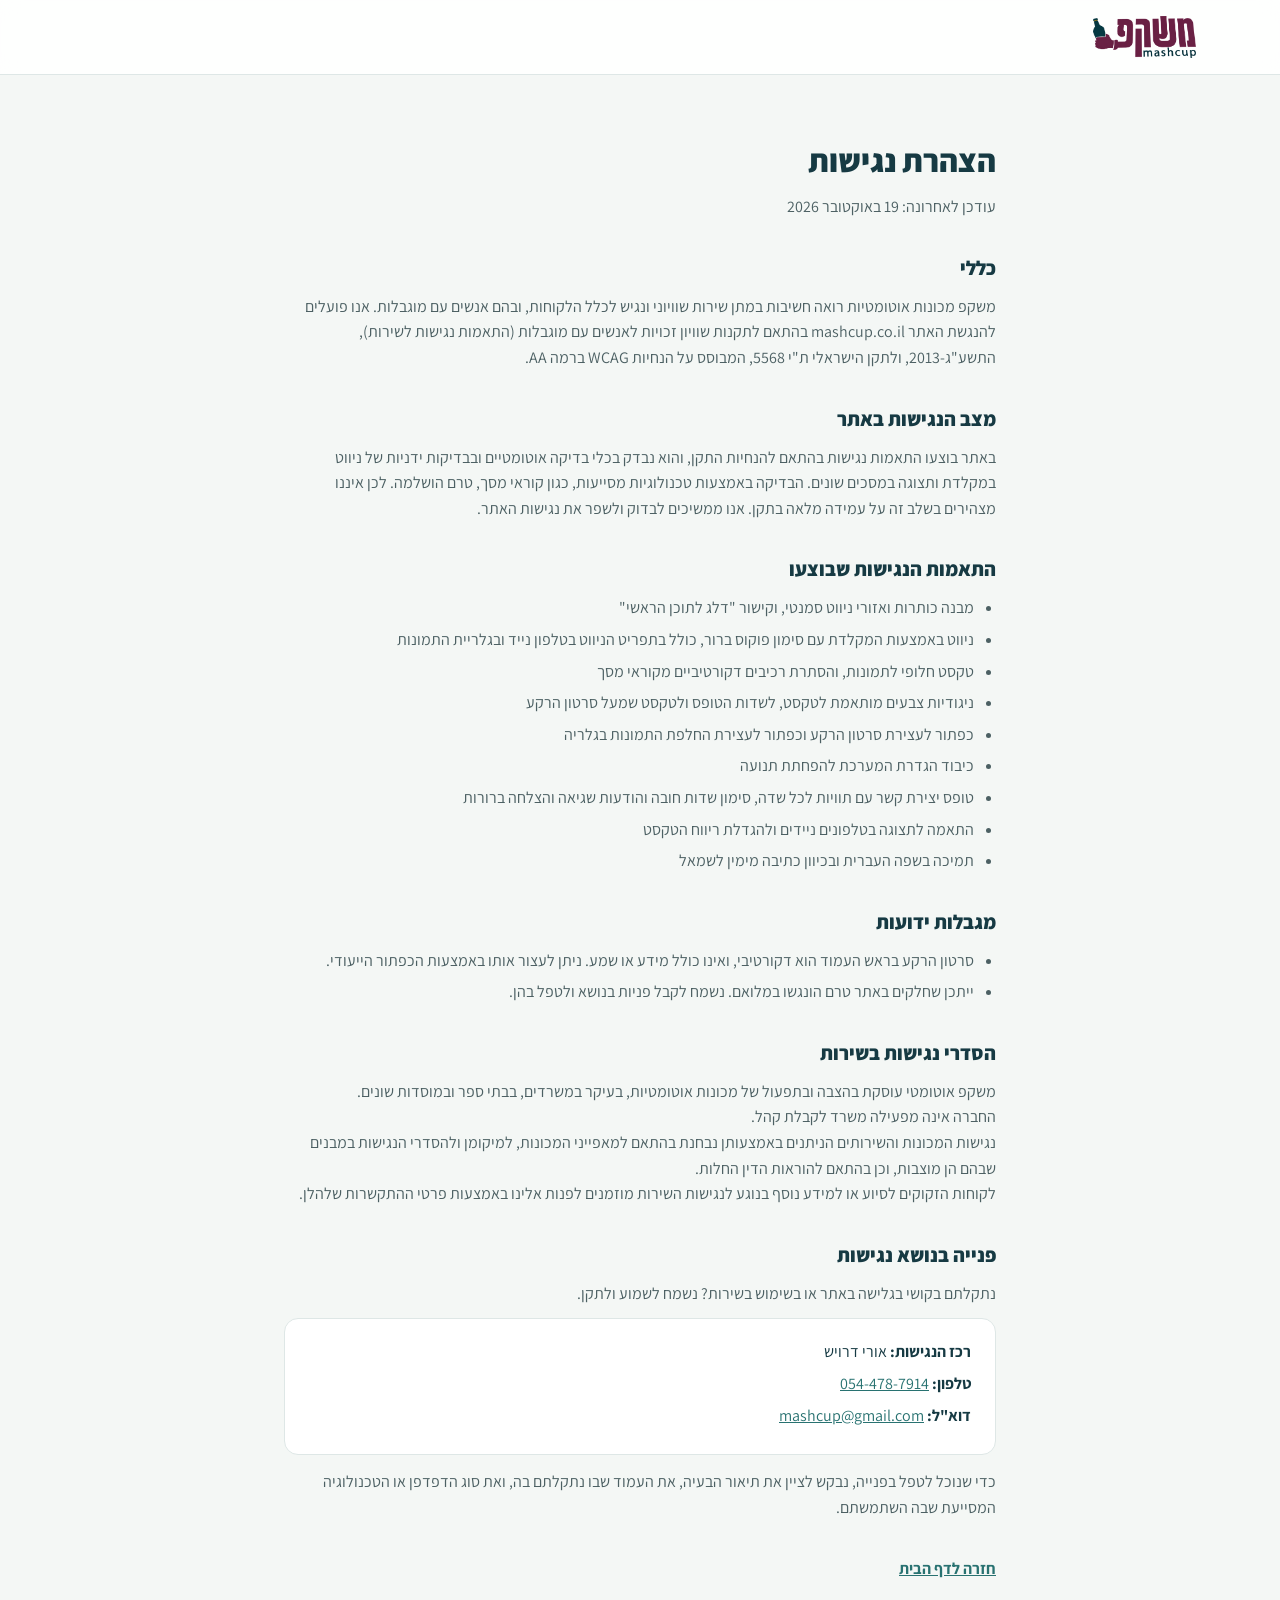
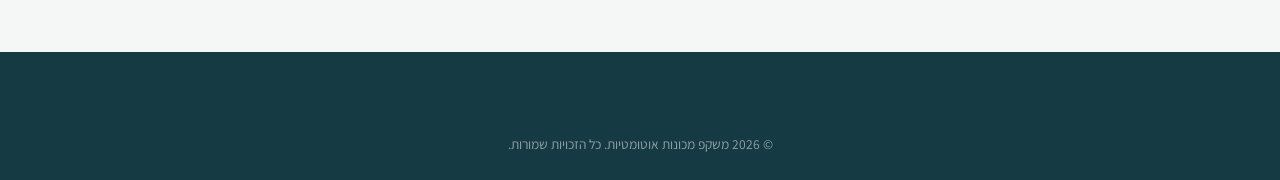
<file: accessibility.html>
<!DOCTYPE html>
<html lang="he" dir="rtl">
<head>
<meta charset="UTF-8">
<meta name="viewport" content="width=device-width, initial-scale=1.0">
<title>הצהרת נגישות | משקפ מכונות אוטומטיות</title>
<link href="https://fonts.googleapis.com/css2?family=Assistant:wght@400;600;700;800&display=swap" rel="stylesheet">
<link rel="stylesheet" href="styles.css">
<style>
  .statement { max-width: 760px; margin: 0 auto; padding: 60px 24px 30px; }
  .statement h1 { font-size: 2rem; font-weight: 800; margin-bottom: 8px; }
  .statement .updated { color: var(--text-body); margin-bottom: 32px; }
  .statement h2 { font-size: 1.25rem; font-weight: 800; margin: 32px 0 10px; }
  .statement p, .statement li { color: var(--text-body); }
  .statement ul { padding-right: 22px; margin: 8px 0; }
  .statement li { margin-bottom: 6px; }
  .statement a { color: var(--petrol); text-decoration: underline; }
  .statement .contact { background: var(--white); border: 1px solid var(--border); border-radius: var(--radius); padding: 20px 24px; margin-top: 12px; }
  .statement .contact p { margin-bottom: 6px; color: var(--petrol-dark); }
  .statement .back { display: inline-block; margin-top: 36px; font-weight: 700; }
</style>
</head>
<body>
<a class="skip-link" href="#main">דלג לתוכן הראשי</a>
<header class="site-header">
  <nav class="nav container" aria-label="ראשי">
    <a href="index.html" class="logo">
      <img src="assets/logo.png" alt="משקפ אוטומטים - לדף הבית" class="logo-img">
    </a>
  </nav>
</header>

<main id="main" tabindex="-1" class="statement">
  <h1>הצהרת נגישות</h1>
  <p class="updated">עודכן לאחרונה: 19 באוקטובר 2026</p>

  <h2>כללי</h2>
  <p>משקפ מכונות אוטומטיות רואה חשיבות במתן שירות שוויוני ונגיש לכלל הלקוחות, ובהם אנשים עם מוגבלות. אנו פועלים להנגשת האתר mashcup.co.il בהתאם לתקנות שוויון זכויות לאנשים עם מוגבלות (התאמות נגישות לשירות), התשע"ג-2013, ולתקן הישראלי ת"י 5568, המבוסס על הנחיות WCAG ברמה AA.</p>

  <h2>מצב הנגישות באתר</h2>
  <p>באתר בוצעו התאמות נגישות בהתאם להנחיות התקן, והוא נבדק בכלי בדיקה אוטומטיים ובבדיקות ידניות של ניווט במקלדת ותצוגה במסכים שונים. הבדיקה באמצעות טכנולוגיות מסייעות, כגון קוראי מסך, טרם הושלמה. לכן איננו מצהירים בשלב זה על עמידה מלאה בתקן. אנו ממשיכים לבדוק ולשפר את נגישות האתר.</p>

  <h2>התאמות הנגישות שבוצעו</h2>
  <ul>
    <li>מבנה כותרות ואזורי ניווט סמנטי, וקישור "דלג לתוכן הראשי"</li>
    <li>ניווט באמצעות המקלדת עם סימון פוקוס ברור, כולל בתפריט הניווט בטלפון נייד ובגלריית התמונות</li>
    <li>טקסט חלופי לתמונות, והסתרת רכיבים דקורטיביים מקוראי מסך</li>
    <li>ניגודיות צבעים מותאמת לטקסט, לשדות הטופס ולטקסט שמעל סרטון הרקע</li>
    <li>כפתור לעצירת סרטון הרקע וכפתור לעצירת החלפת התמונות בגלריה</li>
    <li>כיבוד הגדרת המערכת להפחתת תנועה</li>
    <li>טופס יצירת קשר עם תוויות לכל שדה, סימון שדות חובה והודעות שגיאה והצלחה ברורות</li>
    <li>התאמה לתצוגה בטלפונים ניידים ולהגדלת ריווח הטקסט</li>
    <li>תמיכה בשפה העברית ובכיוון כתיבה מימין לשמאל</li>
  </ul>

  <h2>מגבלות ידועות</h2>
  <ul>
    <li>סרטון הרקע בראש העמוד הוא דקורטיבי, ואינו כולל מידע או שמע. ניתן לעצור אותו באמצעות הכפתור הייעודי.</li>
    <li>ייתכן שחלקים באתר טרם הונגשו במלואם. נשמח לקבל פניות בנושא ולטפל בהן.</li>
  </ul>

  <h2>הסדרי נגישות בשירות</h2>
  <p>משקפ אוטומטי עוסקת בהצבה ובתפעול של מכונות אוטומטיות, בעיקר במשרדים, בבתי ספר ובמוסדות שונים.</p>
  <p>החברה אינה מפעילה משרד לקבלת קהל.</p>
  <p>נגישות המכונות והשירותים הניתנים באמצעותן נבחנת בהתאם למאפייני המכונות, למיקומן ולהסדרי הנגישות במבנים שבהם הן מוצבות, וכן בהתאם להוראות הדין החלות.</p>
  <p>לקוחות הזקוקים לסיוע או למידע נוסף בנוגע לנגישות השירות מוזמנים לפנות אלינו באמצעות פרטי ההתקשרות שלהלן.</p>

  <h2>פנייה בנושא נגישות</h2>
  <p>נתקלתם בקושי בגלישה באתר או בשימוש בשירות? נשמח לשמוע ולתקן.</p>
  <div class="contact">
    <p><strong>רכז הנגישות:</strong> אורי דרויש</p>
    <p><strong>טלפון:</strong> <a href="tel:+972544787914">054-478-7914</a></p>
    <p><strong>דוא"ל:</strong> <a href="mailto:mashcup@gmail.com">mashcup@gmail.com</a></p>
  </div>
  <p style="margin-top:14px">כדי שנוכל לטפל בפנייה, נבקש לציין את תיאור הבעיה, את העמוד שבו נתקלתם בה, ואת סוג הדפדפן או הטכנולוגיה המסייעת שבה השתמשתם.</p>

  <a class="back" href="index.html">חזרה לדף הבית</a>
</main>

<footer class="site-footer" style="margin-top:40px">
  <div class="container">
    <div class="footer-bottom" style="border-top:none">&copy; 2026 משקפ מכונות אוטומטיות. כל הזכויות שמורות.</div>
  </div>
</footer>
</body>
</html>
</file>
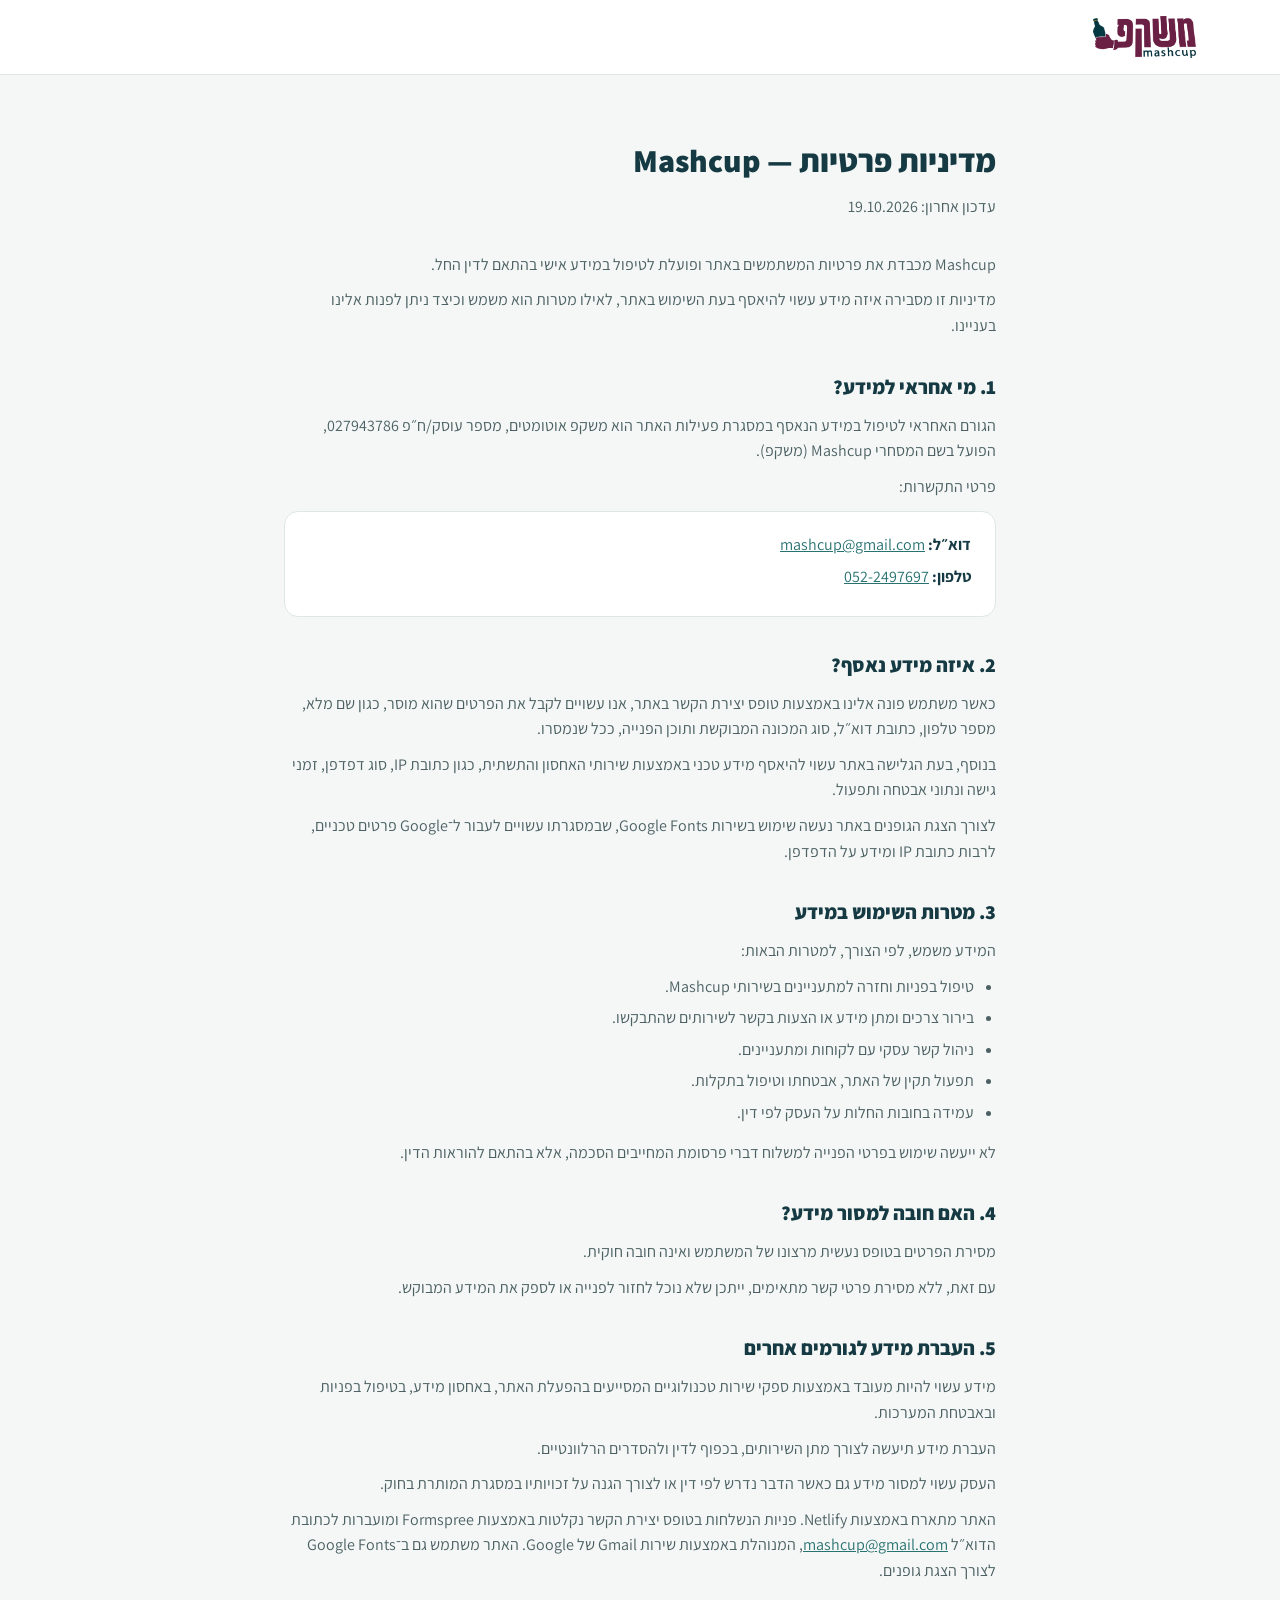
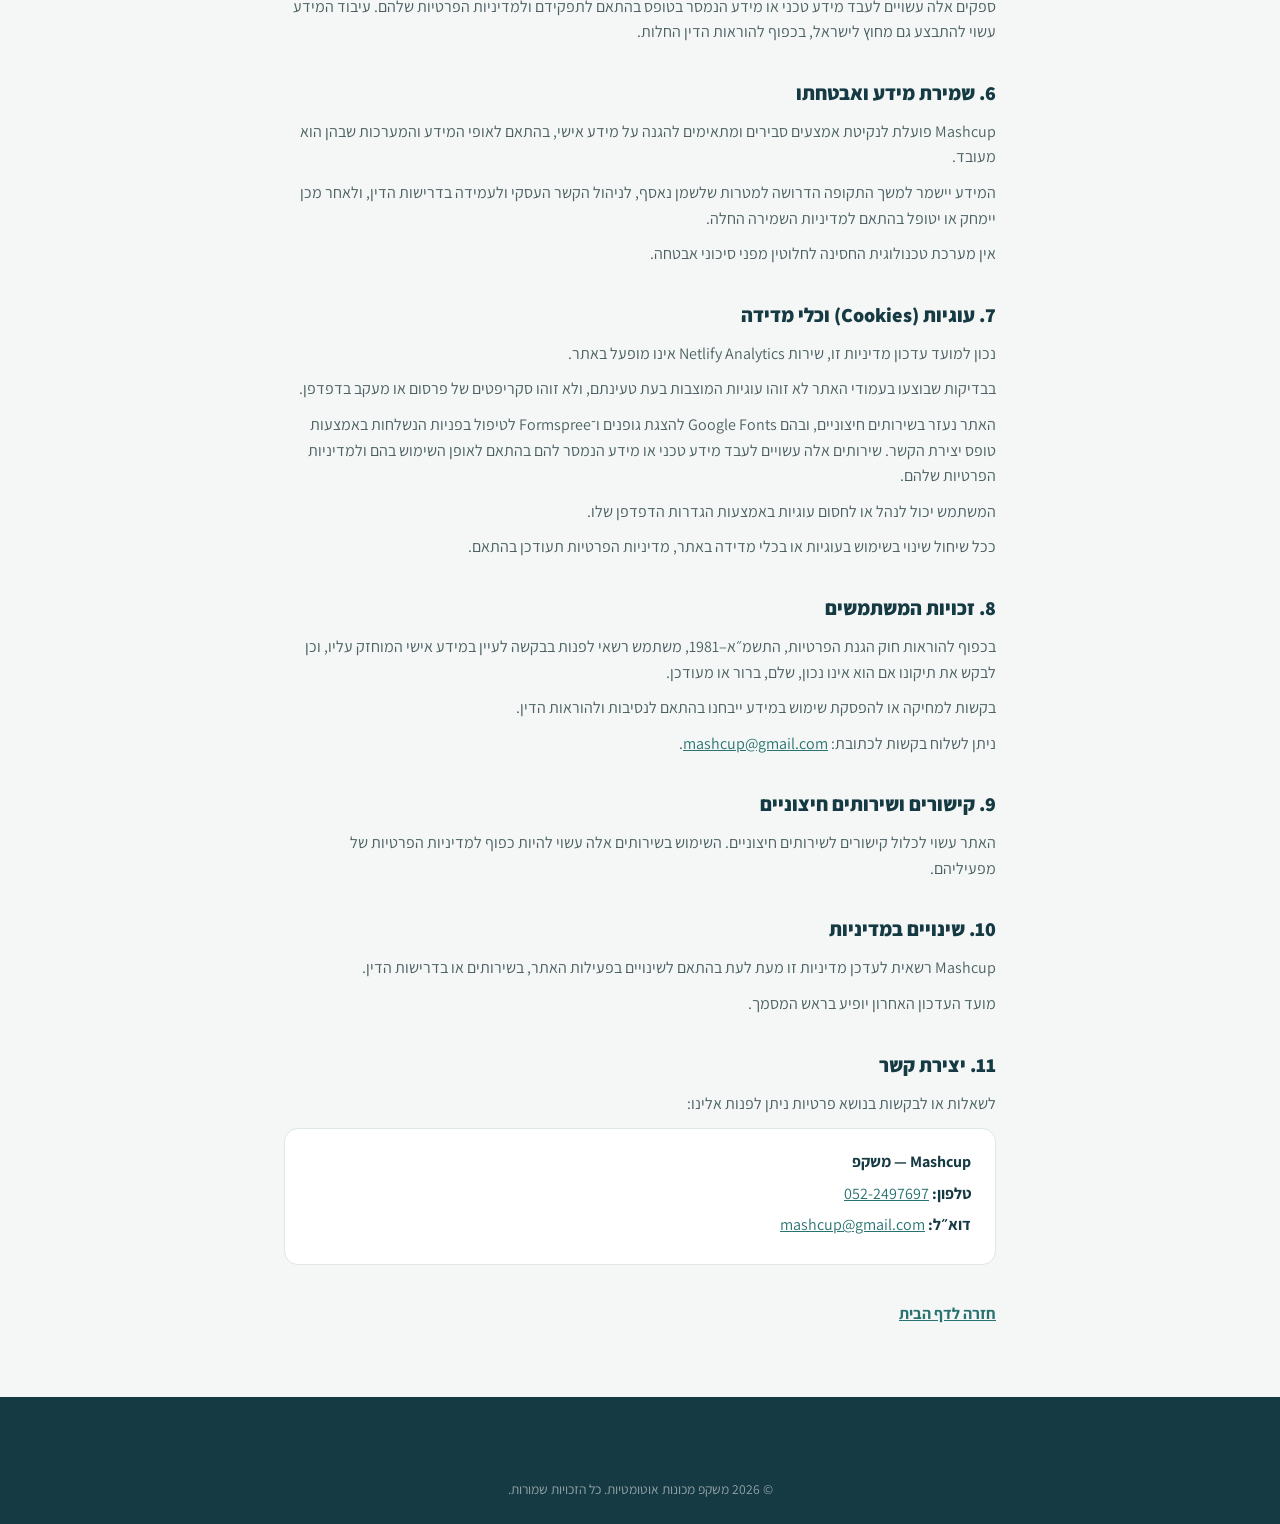
<file: privacy.html>
<!DOCTYPE html>
<html lang="he" dir="rtl">
<head>
<meta charset="UTF-8">
<meta name="viewport" content="width=device-width, initial-scale=1.0">
<title>מדיניות פרטיות | משקפ מכונות אוטומטיות</title>
<link href="https://fonts.googleapis.com/css2?family=Assistant:wght@400;600;700;800&display=swap" rel="stylesheet">
<link rel="stylesheet" href="styles.css">
<style>
  .statement { max-width: 760px; margin: 0 auto; padding: 60px 24px 30px; }
  .statement h1 { font-size: 2rem; font-weight: 800; margin-bottom: 8px; }
  .statement .updated { color: var(--text-body); margin-bottom: 32px; }
  .statement h2 { font-size: 1.25rem; font-weight: 800; margin: 32px 0 10px; }
  .statement p, .statement li { color: var(--text-body); margin-bottom: 10px; }
  .statement ul { padding-right: 22px; margin: 8px 0 14px; }
  .statement li { margin-bottom: 6px; }
  .statement a { color: var(--petrol); text-decoration: underline; }
  .statement .contact { background: var(--white); border: 1px solid var(--border); border-radius: var(--radius); padding: 20px 24px; margin-top: 12px; }
  .statement .contact p { margin-bottom: 6px; color: var(--petrol-dark); }
  .statement .back { display: inline-block; margin-top: 36px; font-weight: 700; }
</style>
</head>
<body>
<a class="skip-link" href="#main">דלג לתוכן הראשי</a>
<header class="site-header">
  <nav class="nav container" aria-label="ראשי">
    <a href="index.html" class="logo">
      <img src="assets/logo.png" alt="משקפ אוטומטים - לדף הבית" class="logo-img">
    </a>
  </nav>
</header>

<main id="main" tabindex="-1" class="statement">
  <h1>מדיניות פרטיות — Mashcup</h1>
  <p class="updated">עדכון אחרון: 19.10.2026</p>

  <p>Mashcup מכבדת את פרטיות המשתמשים באתר ופועלת לטיפול במידע אישי בהתאם לדין החל.</p>
  <p>מדיניות זו מסבירה איזה מידע עשוי להיאסף בעת השימוש באתר, לאילו מטרות הוא משמש וכיצד ניתן לפנות אלינו בעניינו.</p>

  <h2>1. מי אחראי למידע?</h2>
  <p>הגורם האחראי לטיפול במידע הנאסף במסגרת פעילות האתר הוא משקפ אוטומטים, מספר עוסק/ח״פ 027943786, הפועל בשם המסחרי Mashcup (משקפ).</p>
  <p>פרטי התקשרות:</p>
  <div class="contact">
    <p><strong>דוא״ל:</strong> <a href="mailto:mashcup@gmail.com">mashcup@gmail.com</a></p>
    <p><strong>טלפון:</strong> <a href="tel:+972522497697">052-2497697</a></p>
  </div>

  <h2>2. איזה מידע נאסף?</h2>
  <p>כאשר משתמש פונה אלינו באמצעות טופס יצירת הקשר באתר, אנו עשויים לקבל את הפרטים שהוא מוסר, כגון שם מלא, מספר טלפון, כתובת דוא״ל, סוג המכונה המבוקשת ותוכן הפנייה, ככל שנמסרו.</p>
  <p>בנוסף, בעת הגלישה באתר עשוי להיאסף מידע טכני באמצעות שירותי האחסון והתשתית, כגון כתובת IP, סוג דפדפן, זמני גישה ונתוני אבטחה ותפעול.</p>
  <p>לצורך הצגת הגופנים באתר נעשה שימוש בשירות Google Fonts, שבמסגרתו עשויים לעבור ל־Google פרטים טכניים, לרבות כתובת IP ומידע על הדפדפן.</p>

  <h2>3. מטרות השימוש במידע</h2>
  <p>המידע משמש, לפי הצורך, למטרות הבאות:</p>
  <ul>
    <li>טיפול בפניות וחזרה למתעניינים בשירותי Mashcup.</li>
    <li>בירור צרכים ומתן מידע או הצעות בקשר לשירותים שהתבקשו.</li>
    <li>ניהול קשר עסקי עם לקוחות ומתעניינים.</li>
    <li>תפעול תקין של האתר, אבטחתו וטיפול בתקלות.</li>
    <li>עמידה בחובות החלות על העסק לפי דין.</li>
  </ul>
  <p>לא ייעשה שימוש בפרטי הפנייה למשלוח דברי פרסומת המחייבים הסכמה, אלא בהתאם להוראות הדין.</p>

  <h2>4. האם חובה למסור מידע?</h2>
  <p>מסירת הפרטים בטופס נעשית מרצונו של המשתמש ואינה חובה חוקית.</p>
  <p>עם זאת, ללא מסירת פרטי קשר מתאימים, ייתכן שלא נוכל לחזור לפנייה או לספק את המידע המבוקש.</p>

  <h2>5. העברת מידע לגורמים אחרים</h2>
  <p>מידע עשוי להיות מעובד באמצעות ספקי שירות טכנולוגיים המסייעים בהפעלת האתר, באחסון מידע, בטיפול בפניות ובאבטחת המערכות.</p>
  <p>העברת מידע תיעשה לצורך מתן השירותים, בכפוף לדין ולהסדרים הרלוונטיים.</p>
  <p>העסק עשוי למסור מידע גם כאשר הדבר נדרש לפי דין או לצורך הגנה על זכויותיו במסגרת המותרת בחוק.</p>
  <p>האתר מתארח באמצעות Netlify. פניות הנשלחות בטופס יצירת הקשר נקלטות באמצעות Formspree ומועברות לכתובת הדוא״ל <a href="mailto:mashcup@gmail.com">mashcup@gmail.com</a>, המנוהלת באמצעות שירות Gmail של Google. האתר משתמש גם ב־Google Fonts לצורך הצגת גופנים.</p>
  <p>ספקים אלה עשויים לעבד מידע טכני או מידע הנמסר בטופס בהתאם לתפקידם ולמדיניות הפרטיות שלהם. עיבוד המידע עשוי להתבצע גם מחוץ לישראל, בכפוף להוראות הדין החלות.</p>

  <h2>6. שמירת מידע ואבטחתו</h2>
  <p>Mashcup פועלת לנקיטת אמצעים סבירים ומתאימים להגנה על מידע אישי, בהתאם לאופי המידע והמערכות שבהן הוא מעובד.</p>
  <p>המידע יישמר למשך התקופה הדרושה למטרות שלשמן נאסף, לניהול הקשר העסקי ולעמידה בדרישות הדין, ולאחר מכן יימחק או יטופל בהתאם למדיניות השמירה החלה.</p>
  <p>אין מערכת טכנולוגית החסינה לחלוטין מפני סיכוני אבטחה.</p>

  <h2>7. עוגיות (Cookies) וכלי מדידה</h2>
  <p>נכון למועד עדכון מדיניות זו, שירות Netlify Analytics אינו מופעל באתר.</p>
  <p>בבדיקות שבוצעו בעמודי האתר לא זוהו עוגיות המוצבות בעת טעינתם, ולא זוהו סקריפטים של פרסום או מעקב בדפדפן.</p>
  <p>האתר נעזר בשירותים חיצוניים, ובהם Google Fonts להצגת גופנים ו־Formspree לטיפול בפניות הנשלחות באמצעות טופס יצירת הקשר. שירותים אלה עשויים לעבד מידע טכני או מידע הנמסר להם בהתאם לאופן השימוש בהם ולמדיניות הפרטיות שלהם.</p>
  <p>המשתמש יכול לנהל או לחסום עוגיות באמצעות הגדרות הדפדפן שלו.</p>
  <p>ככל שיחול שינוי בשימוש בעוגיות או בכלי מדידה באתר, מדיניות הפרטיות תעודכן בהתאם.</p>

  <h2>8. זכויות המשתמשים</h2>
  <p>בכפוף להוראות חוק הגנת הפרטיות, התשמ״א–1981, משתמש רשאי לפנות בבקשה לעיין במידע אישי המוחזק עליו, וכן לבקש את תיקונו אם הוא אינו נכון, שלם, ברור או מעודכן.</p>
  <p>בקשות למחיקה או להפסקת שימוש במידע ייבחנו בהתאם לנסיבות ולהוראות הדין.</p>
  <p>ניתן לשלוח בקשות לכתובת: <a href="mailto:mashcup@gmail.com">mashcup@gmail.com</a>.</p>

  <h2>9. קישורים ושירותים חיצוניים</h2>
  <p>האתר עשוי לכלול קישורים לשירותים חיצוניים. השימוש בשירותים אלה עשוי להיות כפוף למדיניות הפרטיות של מפעיליהם.</p>

  <h2>10. שינויים במדיניות</h2>
  <p>Mashcup רשאית לעדכן מדיניות זו מעת לעת בהתאם לשינויים בפעילות האתר, בשירותים או בדרישות הדין.</p>
  <p>מועד העדכון האחרון יופיע בראש המסמך.</p>

  <h2>11. יצירת קשר</h2>
  <p>לשאלות או לבקשות בנושא פרטיות ניתן לפנות אלינו:</p>
  <div class="contact">
    <p><strong>Mashcup — משקפ</strong></p>
    <p><strong>טלפון:</strong> <a href="tel:+972522497697">052-2497697</a></p>
    <p><strong>דוא״ל:</strong> <a href="mailto:mashcup@gmail.com">mashcup@gmail.com</a></p>
  </div>

  <a class="back" href="index.html">חזרה לדף הבית</a>
</main>

<footer class="site-footer" style="margin-top:40px">
  <div class="container">
    <div class="footer-bottom" style="border-top:none">&copy; 2026 משקפ מכונות אוטומטיות. כל הזכויות שמורות.</div>
  </div>
</footer>
</body>
</html>
</file>
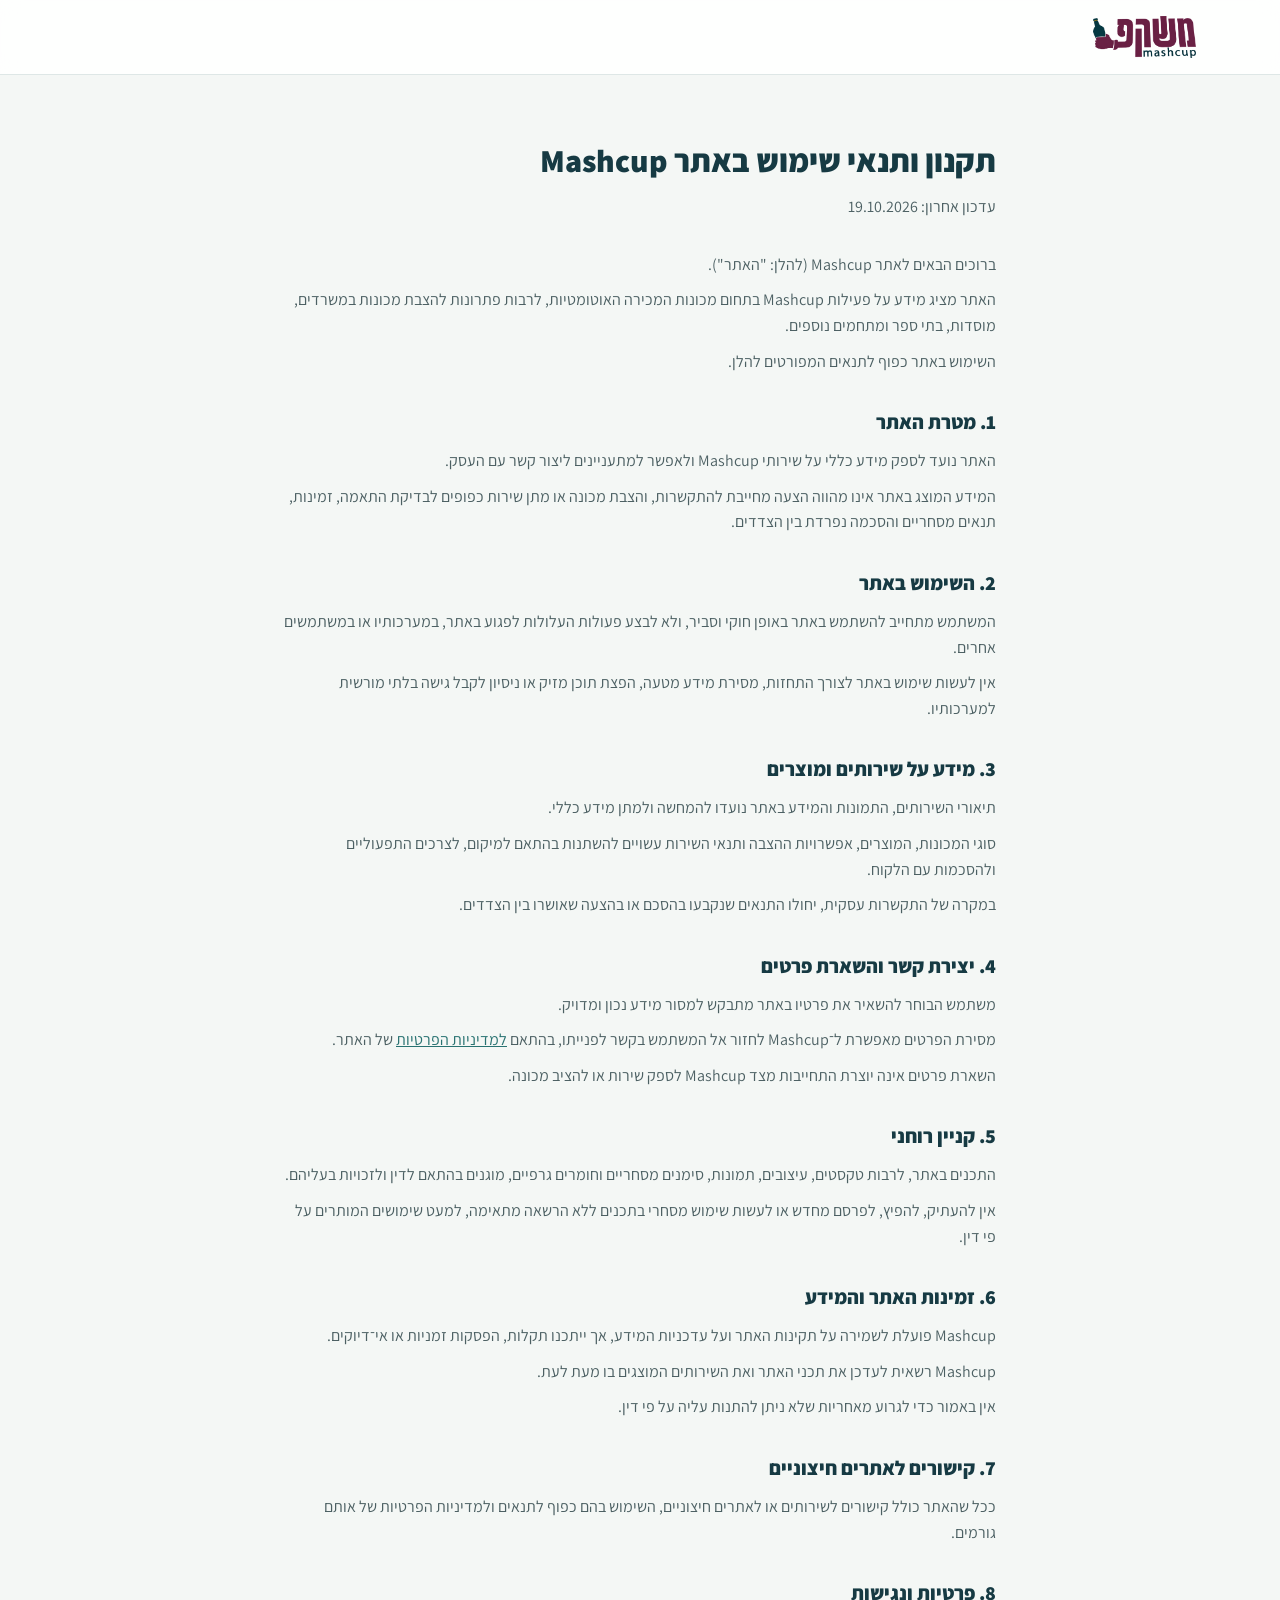
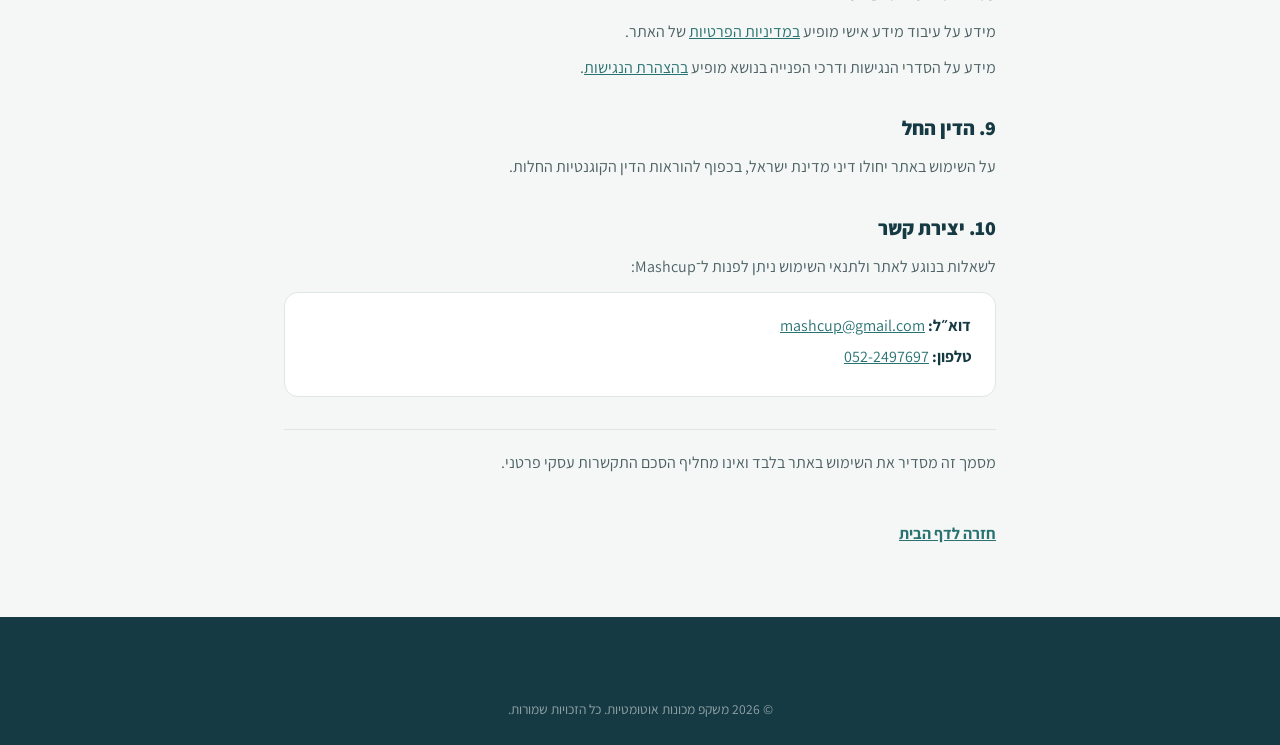
<file: terms.html>
<!DOCTYPE html>
<html lang="he" dir="rtl">
<head>
<meta charset="UTF-8">
<meta name="viewport" content="width=device-width, initial-scale=1.0">
<title>תקנון ותנאי שימוש | משקפ מכונות אוטומטיות</title>
<link href="https://fonts.googleapis.com/css2?family=Assistant:wght@400;600;700;800&display=swap" rel="stylesheet">
<link rel="stylesheet" href="styles.css">
<style>
  .statement { max-width: 760px; margin: 0 auto; padding: 60px 24px 30px; }
  .statement h1 { font-size: 2rem; font-weight: 800; margin-bottom: 8px; }
  .statement .updated { color: var(--text-body); margin-bottom: 32px; }
  .statement h2 { font-size: 1.25rem; font-weight: 800; margin: 32px 0 10px; }
  .statement p, .statement li { color: var(--text-body); margin-bottom: 10px; }
  .statement a { color: var(--petrol); text-decoration: underline; }
  .statement .contact { background: var(--white); border: 1px solid var(--border); border-radius: var(--radius); padding: 20px 24px; margin-top: 12px; }
  .statement .contact p { margin-bottom: 6px; color: var(--petrol-dark); }
  .statement .closing { margin-top: 32px; padding-top: 20px; border-top: 1px solid var(--border); }
  .statement .back { display: inline-block; margin-top: 36px; font-weight: 700; }
</style>
</head>
<body>
<a class="skip-link" href="#main">דלג לתוכן הראשי</a>
<header class="site-header">
  <nav class="nav container" aria-label="ראשי">
    <a href="index.html" class="logo">
      <img src="assets/logo.png" alt="משקפ אוטומטים - לדף הבית" class="logo-img">
    </a>
  </nav>
</header>

<main id="main" tabindex="-1" class="statement">
  <h1>תקנון ותנאי שימוש באתר Mashcup</h1>
  <p class="updated">עדכון אחרון: 19.10.2026</p>

  <p>ברוכים הבאים לאתר Mashcup (להלן: "האתר").</p>
  <p>האתר מציג מידע על פעילות Mashcup בתחום מכונות המכירה האוטומטיות, לרבות פתרונות להצבת מכונות במשרדים, מוסדות, בתי ספר ומתחמים נוספים.</p>
  <p>השימוש באתר כפוף לתנאים המפורטים להלן.</p>

  <h2>1. מטרת האתר</h2>
  <p>האתר נועד לספק מידע כללי על שירותי Mashcup ולאפשר למתעניינים ליצור קשר עם העסק.</p>
  <p>המידע המוצג באתר אינו מהווה הצעה מחייבת להתקשרות, והצבת מכונה או מתן שירות כפופים לבדיקת התאמה, זמינות, תנאים מסחריים והסכמה נפרדת בין הצדדים.</p>

  <h2>2. השימוש באתר</h2>
  <p>המשתמש מתחייב להשתמש באתר באופן חוקי וסביר, ולא לבצע פעולות העלולות לפגוע באתר, במערכותיו או במשתמשים אחרים.</p>
  <p>אין לעשות שימוש באתר לצורך התחזות, מסירת מידע מטעה, הפצת תוכן מזיק או ניסיון לקבל גישה בלתי מורשית למערכותיו.</p>

  <h2>3. מידע על שירותים ומוצרים</h2>
  <p>תיאורי השירותים, התמונות והמידע באתר נועדו להמחשה ולמתן מידע כללי.</p>
  <p>סוגי המכונות, המוצרים, אפשרויות ההצבה ותנאי השירות עשויים להשתנות בהתאם למיקום, לצרכים התפעוליים ולהסכמות עם הלקוח.</p>
  <p>במקרה של התקשרות עסקית, יחולו התנאים שנקבעו בהסכם או בהצעה שאושרו בין הצדדים.</p>

  <h2>4. יצירת קשר והשארת פרטים</h2>
  <p>משתמש הבוחר להשאיר את פרטיו באתר מתבקש למסור מידע נכון ומדויק.</p>
  <p>מסירת הפרטים מאפשרת ל־Mashcup לחזור אל המשתמש בקשר לפנייתו, בהתאם <a href="privacy.html">למדיניות הפרטיות</a> של האתר.</p>
  <p>השארת פרטים אינה יוצרת התחייבות מצד Mashcup לספק שירות או להציב מכונה.</p>

  <h2>5. קניין רוחני</h2>
  <p>התכנים באתר, לרבות טקסטים, עיצובים, תמונות, סימנים מסחריים וחומרים גרפיים, מוגנים בהתאם לדין ולזכויות בעליהם.</p>
  <p>אין להעתיק, להפיץ, לפרסם מחדש או לעשות שימוש מסחרי בתכנים ללא הרשאה מתאימה, למעט שימושים המותרים על פי דין.</p>

  <h2>6. זמינות האתר והמידע</h2>
  <p>Mashcup פועלת לשמירה על תקינות האתר ועל עדכניות המידע, אך ייתכנו תקלות, הפסקות זמניות או אי־דיוקים.</p>
  <p>Mashcup רשאית לעדכן את תכני האתר ואת השירותים המוצגים בו מעת לעת.</p>
  <p>אין באמור כדי לגרוע מאחריות שלא ניתן להתנות עליה על פי דין.</p>

  <h2>7. קישורים לאתרים חיצוניים</h2>
  <p>ככל שהאתר כולל קישורים לשירותים או לאתרים חיצוניים, השימוש בהם כפוף לתנאים ולמדיניות הפרטיות של אותם גורמים.</p>

  <h2>8. פרטיות ונגישות</h2>
  <p>מידע על עיבוד מידע אישי מופיע <a href="privacy.html">במדיניות הפרטיות</a> של האתר.</p>
  <p>מידע על הסדרי הנגישות ודרכי הפנייה בנושא מופיע <a href="accessibility.html">בהצהרת הנגישות</a>.</p>

  <h2>9. הדין החל</h2>
  <p>על השימוש באתר יחולו דיני מדינת ישראל, בכפוף להוראות הדין הקוגנטיות החלות.</p>

  <h2>10. יצירת קשר</h2>
  <p>לשאלות בנוגע לאתר ולתנאי השימוש ניתן לפנות ל־Mashcup:</p>
  <div class="contact">
    <p><strong>דוא״ל:</strong> <a href="mailto:mashcup@gmail.com">mashcup@gmail.com</a></p>
    <p><strong>טלפון:</strong> <a href="tel:+972522497697">052-2497697</a></p>
  </div>

  <p class="closing">מסמך זה מסדיר את השימוש באתר בלבד ואינו מחליף הסכם התקשרות עסקי פרטני.</p>

  <a class="back" href="index.html">חזרה לדף הבית</a>
</main>

<footer class="site-footer" style="margin-top:40px">
  <div class="container">
    <div class="footer-bottom" style="border-top:none">&copy; 2026 משקפ מכונות אוטומטיות. כל הזכויות שמורות.</div>
  </div>
</footer>
</body>
</html>
</file>
<file: styles.css>
:root {
  --petrol-dark: #163A43;   /* headlines, body text, dark header/footer, serious icons */
  --wine: #682D4B;          /* CTAs, phone/WhatsApp, key tags, headline accent word */
  --wine-dark: #4f2138;     /* wine hover state */
  --petrol: #287271;        /* service/maintenance icons, links, numbers, small eyebrow labels, hover */
  --aqua: #4FA7A0;          /* subtle card backgrounds, secondary icons, shapes behind imagery */
  --aqua-soft: rgba(79, 167, 160, 0.14);
  --gold: #F2C14E;          /* stars/ratings only - used sparingly */
  --mist: #F4F7F5;          /* main site background, long content areas, form fields */
  --white: #ffffff;
  --text-body: #4C6063;     /* muted body copy */
  --border: #DEE7E6;
  --radius: 14px;
  --shadow: 0 10px 30px rgba(22, 58, 67, 0.10);
}

* {
  box-sizing: border-box;
  margin: 0;
  padding: 0;
}

html {
  scroll-behavior: smooth;
  scroll-padding-top: 90px;
}

body {
  font-family: "Assistant", "Segoe UI", Arial, sans-serif;
  color: var(--petrol-dark);
  background: var(--mist);
  line-height: 1.6;
  direction: rtl;
}

img {
  max-width: 100%;
  display: block;
}

a {
  color: inherit;
  text-decoration: none;
}

.sr-only {
  position: absolute;
  width: 1px;
  height: 1px;
  padding: 0;
  margin: -1px;
  overflow: hidden;
  clip: rect(0, 0, 0, 0);
  white-space: nowrap;
  border: 0;
}

.container {
  max-width: 1160px;
  margin: 0 auto;
  padding: 0 24px;
}

/* Header */
.site-header {
  position: sticky;
  top: 0;
  z-index: 100;
  background: rgba(255, 255, 255, 0.9);
  backdrop-filter: blur(10px);
  border-bottom: 1px solid var(--border);
}

.nav {
  display: flex;
  align-items: center;
  justify-content: space-between;
  padding: 16px 24px;
}

.logo {
  display: flex;
  align-items: center;
  gap: 10px;
  font-weight: 800;
  font-size: 1.3rem;
  color: var(--petrol-dark);
}

.logo-img {
  height: 42px;
  width: auto;
  display: block;
}

.footer-logo {
  display: inline-flex;
  background: rgba(255, 255, 255, 0.1);
  padding: 12px 18px;
  border-radius: 14px;
  margin-bottom: 14px;
}

.footer-logo .logo-img {
  height: 32px;
}

.nav-links {
  display: flex;
  gap: 32px;
  list-style: none;
  font-weight: 600;
  color: var(--petrol-dark);
}

.nav-links a {
  position: relative;
  display: inline-block;
  transition: color 0.3s ease;
}

.nav-links a:hover {
  color: var(--petrol);
}

.nav-links a::after {
  content: '';
  position: absolute;
  right: 0;
  left: 0;
  bottom: -6px;
  height: 2px;
  background: var(--aqua);
  border-radius: 2px;
  transform: scaleX(0);
  transition: transform 0.3s ease;
}

.nav-links a.active {
  color: #377470;
}

.nav-links a.active::after {
  transform: scaleX(1);
}

.nav-cta {
  background: var(--wine);
  color: var(--white);
  padding: 10px 22px;
  border-radius: 999px;
  font-weight: 700;
  transition: background 0.2s, transform 0.2s;
}

.nav-cta:hover {
  background: var(--wine-dark);
  transform: translateY(-1px);
}

.menu-toggle {
  display: none;
  flex-direction: column;
  gap: 5px;
  background: none;
  border: none;
  cursor: pointer;
  padding: 6px;
}

.menu-toggle span {
  width: 24px;
  height: 2px;
  background: var(--petrol-dark);
}

/* Hero */
.hero {
  position: relative;
  overflow: hidden;
  background: radial-gradient(circle at 80% 20%, var(--aqua-soft) 0%, var(--mist) 55%);
  padding: 124px 0 70px;
}

.hero-inner {
  display: grid;
  grid-template-columns: 1.1fr 0.9fr;
  gap: 48px;
  align-items: center;
}

/* Video Hero variant */
.hero-video {
  min-height: 640px;
  display: flex;
  align-items: center;
  background: var(--petrol-dark);
}

.hero-bg-video {
  position: absolute;
  inset: 0;
  width: 100%;
  height: 100%;
  object-fit: cover;
  z-index: 0;
}

.hero-video-overlay {
  position: absolute;
  inset: 0;
  background: linear-gradient(180deg, rgba(13, 38, 44, 0.68) 0%, rgba(13, 38, 44, 0.62) 55%, rgba(13, 38, 44, 0.72) 100%);
  z-index: 1;
}

.hero-inner-video {
  position: relative;
  z-index: 2;
  grid-template-columns: 1fr;
  max-width: 720px;
}

.hero.hero-video h1 {
  color: var(--white);
  text-shadow: 0 2px 10px rgba(0, 0, 0, 0.35);
}

.hero.hero-video h1 span {
  color: #A3D4CF;
}

.hero.hero-video .hero-copy .hero-lead {
  color: var(--white);
  text-shadow: 0 1px 6px rgba(0, 0, 0, 0.3);
}

.hero.hero-video .hero-copy p {
  color: var(--white);
  text-shadow: 0 1px 6px rgba(0, 0, 0, 0.3);
}

.hero.hero-video .btn-outline {
  background: rgba(255, 255, 255, 0.1);
  border-color: rgba(255, 255, 255, 0.4);
  color: var(--white);
}

.hero.hero-video .btn-outline:hover {
  background: rgba(255, 255, 255, 0.18);
  border-color: var(--white);
  color: var(--white);
}

.hero-tag {
  display: inline-block;
  background: var(--aqua-soft);
  color: var(--petrol);
  padding: 6px 16px;
  border-radius: 999px;
  font-weight: 700;
  font-size: 0.85rem;
  margin-bottom: 18px;
}

.hero h1 {
  font-size: 2.8rem;
  line-height: 1.2;
  font-weight: 800;
  color: var(--petrol-dark);
  margin-bottom: 20px;
}

.hero h1 span {
  color: var(--wine);
}

.hero-copy {
  max-width: 560px;
  margin-bottom: 28px;
}

.hero-copy p {
  font-size: 1rem;
  line-height: 1.65;
  color: var(--text-body);
  margin-bottom: 14px;
}

.hero-copy p:last-child {
  margin-bottom: 0;
}

.hero-copy .hero-lead {
  font-size: 1.15rem;
  font-weight: 700;
  color: var(--petrol-dark);
  line-height: 1.5;
  margin-bottom: 16px;
}

.hero-actions {
  display: flex;
  gap: 16px;
  flex-wrap: wrap;
}

.btn {
  display: inline-flex;
  align-items: center;
  gap: 8px;
  padding: 14px 28px;
  border-radius: 999px;
  font-weight: 700;
  font-size: 1rem;
  cursor: pointer;
  border: none;
  transition: transform 0.2s, box-shadow 0.2s, background 0.2s;
}

.btn-primary {
  background: var(--wine);
  color: var(--white);
  box-shadow: 0 8px 20px rgba(104, 45, 75, 0.35);
}

.btn-primary:hover {
  background: var(--wine-dark);
  transform: translateY(-2px);
}

.btn-outline {
  background: var(--white);
  color: var(--petrol-dark);
  border: 2px solid var(--border);
}

.btn-outline:hover {
  border-color: var(--petrol);
  color: var(--petrol);
}

.hero-visual {
  position: relative;
  display: flex;
  flex-direction: column;
  align-items: center;
  justify-content: center;
}

.hero-photo-wrap {
  position: relative;
  width: 100%;
  max-width: 380px;
  aspect-ratio: 700 / 990;
  border-radius: 28px;
  overflow: hidden;
  box-shadow: var(--shadow);
}

.hero-slides {
  position: relative;
  width: 100%;
  height: 100%;
}

.hero-slide {
  position: absolute;
  inset: 0;
  width: 100%;
  height: 100%;
  object-fit: cover;
  opacity: 0;
  transition: opacity 1.1s ease;
}

.hero-slide.is-active {
  opacity: 1;
}

.hero-nav {
  position: absolute;
  top: 50%;
  transform: translateY(-50%);
  width: 32px;
  height: 32px;
  border-radius: 50%;
  background: rgba(255, 255, 255, 0.85);
  border: none;
  color: var(--petrol-dark);
  font-size: 1.05rem;
  line-height: 1;
  display: flex;
  align-items: center;
  justify-content: center;
  cursor: pointer;
  box-shadow: 0 4px 12px rgba(22, 58, 67, 0.18);
  z-index: 3;
  transition: background 0.2s;
}

.hero-nav:hover {
  background: var(--white);
}

.hero-nav.prev {
  left: 12px;
}

.hero-nav.next {
  right: 12px;
}

.hero-dots {
  position: absolute;
  bottom: 14px;
  left: 50%;
  transform: translateX(-50%);
  display: flex;
  gap: 6px;
  z-index: 3;
}

.hero-dot {
  width: 7px;
  height: 7px;
  padding: 0;
  border: none;
  border-radius: 50%;
  background: rgba(255, 255, 255, 0.55);
  cursor: pointer;
  transition: background 0.2s, width 0.2s;
}

.hero-dot.is-active {
  width: 20px;
  border-radius: 4px;
  background: var(--white);
}

.hero-tags {
  display: flex;
  align-items: center;
  justify-content: center;
  gap: 8px;
  margin-top: 26px;
}

.hero-chip {
  background: var(--white);
  color: var(--petrol-dark);
  font-weight: 700;
  font-size: 0.78rem;
  padding: 7px 14px;
  border-radius: 999px;
  box-shadow: var(--shadow);
  white-space: nowrap;
}

/* Section titles */
.section {
  padding: 90px 0;
}

.section-alt {
  background: var(--white);
}

.section-head {
  text-align: center;
  max-width: 640px;
  margin: 0 auto 56px;
}

.section-tag {
  color: var(--petrol);
  font-weight: 800;
  letter-spacing: 0.05em;
  font-size: 0.85rem;
  text-transform: uppercase;
}

.section-head h2 {
  font-size: 2.1rem;
  font-weight: 800;
  margin: 10px 0 14px;
  color: var(--petrol-dark);
}

.section-head p {
  color: var(--text-body);
  font-size: 1.05rem;
}

/* Services */
.services-grid {
  display: grid;
  grid-template-columns: repeat(3, 1fr);
  gap: 28px;
}

.service-card {
  background: var(--white);
  border: 1px solid var(--border);
  border-radius: var(--radius);
  padding: 32px;
  transition: transform 0.25s, box-shadow 0.25s, border-color 0.25s;
}

.service-card:hover {
  transform: translateY(-6px);
  box-shadow: var(--shadow);
  border-color: var(--aqua);
}

.service-icon {
  width: 56px;
  height: 56px;
  border-radius: 14px;
  background: var(--aqua-soft);
  display: flex;
  align-items: center;
  justify-content: center;
  font-size: 1.6rem;
  margin-bottom: 20px;
}

.service-card h3 {
  font-size: 1.2rem;
  font-weight: 800;
  margin-bottom: 10px;
  color: var(--petrol-dark);
}

.service-card p {
  color: var(--text-body);
  font-size: 0.95rem;
}

/* How it works */
.steps {
  position: relative;
  display: grid;
  grid-template-columns: repeat(4, 1fr);
  gap: 24px;
  margin-top: 56px;
}

.steps-line {
  position: absolute;
  z-index: 0;
  background: linear-gradient(to left, var(--aqua), var(--petrol));
}

.step {
  text-align: center;
  position: relative;
}

.step-num {
  position: relative;
  z-index: 1;
  width: 48px;
  height: 48px;
  border-radius: 50%;
  background: var(--petrol);
  color: var(--white);
  display: flex;
  align-items: center;
  justify-content: center;
  font-weight: 800;
  margin: 0 auto 16px;
  font-size: 1.1rem;
  box-shadow: 0 0 0 6px var(--mist);
}

.step h4 {
  font-weight: 800;
  margin-bottom: 8px;
  color: var(--petrol-dark);
}

.step p {
  color: var(--text-body);
  font-size: 0.9rem;
}

/* Gallery */
.gallery-grid {
  display: grid;
  grid-template-columns: repeat(3, 1fr);
  gap: 22px;
}

.gallery-item {
  overflow: hidden;
  position: relative;
  aspect-ratio: 4/3;
  border: none;
  padding: 0;
  cursor: pointer;
  background: var(--mist);
}

.gallery-item img {
  width: 100%;
  height: 100%;
  object-fit: cover;
  display: block;
  transition: opacity 0.5s ease;
}

/* Lightbox */
.lightbox {
  display: none;
  position: fixed;
  inset: 0;
  background: rgba(13, 26, 29, 0.92);
  z-index: 200;
  align-items: center;
  justify-content: center;
}

.lightbox.is-open {
  display: flex;
}

.lightbox-img {
  max-width: min(90vw, 640px);
  max-height: 82vh;
  border-radius: 16px;
  object-fit: contain;
  box-shadow: 0 20px 50px rgba(0, 0, 0, 0.4);
}

.lightbox-close {
  position: absolute;
  top: 22px;
  left: 22px;
  width: 40px;
  height: 40px;
  border-radius: 50%;
  border: none;
  background: rgba(255, 255, 255, 0.12);
  color: var(--white);
  font-size: 1.1rem;
  cursor: pointer;
}

.lightbox-nav {
  position: absolute;
  top: 50%;
  transform: translateY(-50%);
  width: 46px;
  height: 46px;
  border-radius: 50%;
  border: none;
  background: rgba(255, 255, 255, 0.12);
  color: var(--white);
  font-size: 1.5rem;
  cursor: pointer;
  display: flex;
  align-items: center;
  justify-content: center;
}

.lightbox-nav:hover,
.lightbox-close:hover {
  background: rgba(255, 255, 255, 0.22);
}

.lightbox-nav.prev {
  right: 22px;
}

.lightbox-nav.next {
  left: 22px;
}

@media (max-width: 680px) {
  .lightbox-nav {
    width: 40px;
    height: 40px;
  }

  .lightbox-nav.prev {
    right: 10px;
  }

  .lightbox-nav.next {
    left: 10px;
  }
}

/* Testimonials */
.testimonials-carousel {
  display: flex;
  align-items: center;
  gap: 14px;
}

.testimonials-viewport {
  overflow: hidden;
  width: 100%;
}

.testimonials-track {
  display: flex;
  align-items: stretch;
  gap: 26px;
  transition: transform 0.5s ease;
}

.testi-nav {
  flex-shrink: 0;
  width: 42px;
  height: 42px;
  border-radius: 50%;
  background: var(--white);
  border: 1px solid var(--border);
  color: var(--petrol-dark);
  font-size: 1.2rem;
  line-height: 1;
  cursor: pointer;
  box-shadow: var(--shadow);
  display: flex;
  align-items: center;
  justify-content: center;
  transition: background 0.2s, color 0.2s;
}

.testi-nav:hover {
  background: var(--petrol);
  color: var(--white);
}

.testi-nav[disabled] {
  opacity: 0.35;
  cursor: default;
}

.testi-nav[disabled]:hover {
  background: var(--white);
  color: var(--petrol-dark);
}

.testimonials-dots {
  display: flex;
  justify-content: center;
  gap: 0;
  margin-top: 28px;
}

.testi-dot {
  width: 24px;
  height: 24px;
  padding: 0;
  border: none;
  background: none;
  cursor: pointer;
  display: flex;
  align-items: center;
  justify-content: center;
}

.testi-dot::before {
  content: '';
  width: 8px;
  height: 8px;
  border-radius: 50%;
  background: var(--border);
  transition: background 0.2s, width 0.2s;
}

.testi-dot.is-active {
  width: 30px;
}

.testi-dot.is-active::before {
  width: 22px;
  border-radius: 4px;
  background: var(--petrol);
}

.testimonial-card {
  flex-shrink: 0;
  min-width: 0;
  overflow-wrap: anywhere;
  display: flex;
  flex-direction: column;
  background: var(--white);
  border: 1px solid var(--border);
  border-radius: var(--radius);
  padding: 30px;
}

.stars {
  color: var(--gold);
  margin-bottom: 14px;
  letter-spacing: 2px;
}

.testimonial-card p.quote {
  flex-grow: 1;
  color: var(--petrol-dark);
  margin-bottom: 22px;
  font-size: 0.98rem;
}

.testimonial-person {
  display: flex;
  align-items: center;
  gap: 12px;
  margin-top: auto;
}

.avatar {
  width: 44px;
  height: 44px;
  border-radius: 50%;
  background: linear-gradient(135deg, var(--petrol), var(--aqua));
  display: flex;
  align-items: center;
  justify-content: center;
  color: var(--white);
  font-weight: 800;
}

.testimonial-person strong {
  display: block;
  font-size: 0.95rem;
  color: var(--petrol-dark);
}

.testimonial-person span {
  color: var(--text-body);
  font-size: 0.82rem;
}

/* Contact */
.contact-grid {
  display: grid;
  grid-template-columns: 0.9fr 1.1fr;
  align-items: start;
  gap: 48px;
}

.contact-info {
  background: linear-gradient(160deg, var(--petrol-dark), #0d262c);
  border-radius: 24px;
  padding: 40px;
  color: var(--white);
}

.contact-info h3 {
  font-size: 1.5rem;
  margin-bottom: 16px;
  font-weight: 800;
}

.contact-info p {
  color: rgba(255, 255, 255, 0.72);
  margin-bottom: 44px;
}

.contact-item {
  display: flex;
  align-items: center;
  gap: 14px;
  margin-bottom: 36px;
}

.contact-item:last-child {
  margin-bottom: 0;
}

.contact-item .icon {
  width: 44px;
  height: 44px;
  border-radius: 12px;
  background: rgba(255, 255, 255, 0.1);
  display: flex;
  align-items: center;
  justify-content: center;
  font-size: 1.1rem;
  flex-shrink: 0;
}

.contact-item > div {
  min-width: 0;
}

.contact-item strong {
  display: block;
  font-size: 0.95rem;
  overflow-wrap: anywhere;
}

.contact-item span {
  display: block;
  margin-top: 5px;
  color: rgba(255, 255, 255, 0.55);
  font-size: 0.85rem;
}

.contact-form {
  background: var(--white);
  border: 1px solid var(--border);
  border-radius: 24px;
  padding: 40px;
  box-shadow: var(--shadow);
}

.form-row {
  display: grid;
  grid-template-columns: 1fr 1fr;
  gap: 18px;
}

.form-group {
  margin-bottom: 18px;
}

.form-group label {
  display: block;
  font-weight: 700;
  font-size: 0.9rem;
  margin-bottom: 8px;
  color: var(--petrol-dark);
}

.form-group input,
.form-group select,
.form-group textarea {
  width: 100%;
  padding: 13px 16px;
  border-radius: 10px;
  border: 1.5px solid #7F9194;
  font-family: inherit;
  font-size: 0.95rem;
  transition: border-color 0.2s;
  background: var(--mist);
  color: var(--petrol-dark);
}

.form-group select {
  appearance: none;
  -webkit-appearance: none;
  -moz-appearance: none;
  padding-left: 40px;
  background-image: url("data:image/svg+xml,%3Csvg xmlns='http://www.w3.org/2000/svg' viewBox='0 0 24 24' fill='none' stroke='%23163A43' stroke-width='2' stroke-linecap='round' stroke-linejoin='round'%3E%3Cpolyline points='6 9 12 15 18 9'/%3E%3C/svg%3E");
  background-repeat: no-repeat;
  background-position: left 14px center;
  background-size: 14px;
}

.form-group input:focus,
.form-group select:focus,
.form-group textarea:focus {
  outline: none;
  border-color: var(--petrol);
  background: var(--white);
}

.form-group input::placeholder,
.form-group textarea::placeholder {
  color: #717171;
  opacity: 1;
}

.form-group input.is-invalid {
  border-color: var(--wine);
}

.form-group textarea {
  resize: vertical;
  min-height: 110px;
}

.form-note {
  font-size: 0.82rem;
  color: var(--text-body);
  margin-top: 14px;
}

.form-validation-error {
  display: none;
  color: var(--wine);
  font-weight: 700;
  font-size: 0.85rem;
  margin-bottom: 14px;
}

.form-validation-error.visible {
  display: block;
}

.form-success,
.form-error-general {
  display: none;
  padding: 14px 18px;
  border-radius: 10px;
  font-weight: 700;
  margin-top: 16px;
  font-size: 0.9rem;
}

.form-success {
  background: var(--aqua-soft);
  color: var(--petrol-dark);
}

.form-error-general {
  background: rgba(104, 45, 75, 0.1);
  color: var(--wine);
}

.form-success.visible,
.form-error-general.visible {
  display: block;
}

/* CTA banner */
.cta-banner {
  background: linear-gradient(120deg, var(--petrol-dark), #0d262c);
  border-radius: 28px;
  padding: 56px;
  text-align: center;
  color: var(--white);
  margin: 0 24px;
}

.cta-banner h2 {
  font-size: 2rem;
  font-weight: 800;
  margin-bottom: 14px;
}

.cta-banner p {
  opacity: 0.85;
  margin-bottom: 28px;
  font-size: 1.05rem;
}

.cta-banner .btn-primary {
  background: var(--wine);
  color: var(--white);
  box-shadow: 0 10px 25px rgba(104, 45, 75, 0.45);
  border: 1px solid rgba(255, 255, 255, 0.12);
}

.cta-banner .btn-primary:hover {
  background: var(--wine-dark);
}

/* Footer */
.site-footer {
  background: var(--petrol-dark);
  color: rgba(255, 255, 255, 0.72);
  padding: 60px 0 24px;
  margin-top: 90px;
}

.footer-grid {
  display: grid;
  grid-template-columns: 1.3fr 1fr 1fr;
  gap: 40px;
  margin-bottom: 40px;
}

.footer-grid h2 {
  color: var(--white);
  font-size: 1rem;
  font-weight: 800;
  margin-bottom: 18px;
}

.footer-grid ul {
  list-style: none;
}

.footer-grid li {
  margin-bottom: 10px;
  font-size: 0.9rem;
  display: flex;
  align-items: center;
}

.footer-icon {
  display: inline-flex;
  align-items: center;
  justify-content: center;
  width: 20px;
  flex-shrink: 0;
  margin-left: 10px;
}

.footer-bottom a {
  text-decoration: underline;
}

.footer-grid a:hover {
  color: var(--aqua);
}

.footer-bottom {
  border-top: 1px solid rgba(255, 255, 255, 0.08);
  padding-top: 22px;
  text-align: center;
  font-size: 0.85rem;
  color: rgba(255, 255, 255, 0.53);
}

/* WhatsApp floating button */
.placement-cta {
  display: none;
  position: fixed;
  bottom: 100px;
  right: 40px;
  background: var(--wine);
  color: var(--white);
  font-weight: 700;
  font-size: 0.82rem;
  line-height: 1.3;
  padding: 12px 18px;
  border-radius: var(--radius);
  box-shadow: 0 6px 16px rgba(104, 45, 75, 0.35);
  z-index: 90;
  max-width: 200px;
  text-align: center;
  transition: background 0.2s, transform 0.2s;
}

.placement-cta.visible {
  display: block;
}

.placement-cta:hover {
  background: var(--wine-dark);
  transform: translateY(-2px);
}

.whatsapp-float {
  display: none;
  position: fixed;
  bottom: 40px;
  right: 40px;
  width: 46px;
  height: 46px;
  border-radius: 50%;
  background: var(--aqua);
  color: var(--white);
  align-items: center;
  justify-content: center;
  box-shadow: 0 6px 16px rgba(79, 167, 160, 0.4);
  z-index: 90;
  transition: background 0.2s, transform 0.2s;
}

.whatsapp-float.visible {
  display: flex;
}

.whatsapp-float:hover {
  background: var(--petrol);
  transform: translateY(-2px);
}

/* Scroll to top */
.scroll-top {
  position: fixed;
  bottom: 28px;
  left: 28px;
  width: 46px;
  height: 46px;
  border-radius: 50%;
  background: var(--petrol);
  color: var(--white);
  border: none;
  cursor: pointer;
  font-size: 1.2rem;
  box-shadow: var(--shadow);
  display: none;
  align-items: center;
  justify-content: center;
  z-index: 90;
  transition: background 0.2s;
}

.scroll-top.visible {
  display: flex;
}

.scroll-top:hover {
  background: var(--petrol-dark);
}

/* Responsive */
@media (max-width: 960px) {
  .hero-inner {
    grid-template-columns: 1fr;
  }

  .hero-visual {
    margin-top: 12px;
  }

  .hero-tags {
    flex-wrap: wrap;
  }

  .hero-photo-wrap {
    max-width: 420px;
    margin: 0 auto;
  }

  .services-grid,
  .gallery-grid {
    grid-template-columns: repeat(2, 1fr);
  }

  .steps {
    grid-template-columns: repeat(2, 1fr);
    row-gap: 40px;
  }

  .contact-grid {
    grid-template-columns: minmax(0, 1fr);
  }

  .footer-grid {
    grid-template-columns: 1fr 1fr;
  }
}

@media (max-width: 680px) {
  .nav-links,
  .nav-cta {
    display: none;
  }

  .menu-toggle {
    display: flex;
  }

  .nav-links.open {
    display: flex;
    position: absolute;
    top: 100%;
    right: 0;
    left: 0;
    background: var(--white);
    flex-direction: column;
    padding: 20px 24px;
    gap: 18px;
    border-bottom: 1px solid var(--border);
  }

  .hero {
    padding-top: 104px;
  }

  .hero-video {
    min-height: 560px;
  }

  .hero h1 {
    font-size: 2.1rem;
  }

  .services-grid,
  .gallery-grid,
  .footer-grid {
    grid-template-columns: 1fr;
  }

  .steps {
    grid-template-columns: 1fr;
    row-gap: 36px;
  }

  .form-row {
    grid-template-columns: 1fr;
  }

  .cta-banner {
    padding: 36px 24px;
  }

  .section {
    padding: 60px 0;
  }

  .placement-cta {
    bottom: 88px;
    right: 20px;
    max-width: 150px;
    font-size: 0.72rem;
    padding: 10px 14px;
  }

  .whatsapp-float {
    bottom: 20px;
    right: 20px;
  }
}

/* Reduced motion */
@media (prefers-reduced-motion: reduce) {
  html {
    scroll-behavior: auto;
  }

  *,
  *::before,
  *::after {
    animation-duration: 0.01ms !important;
    animation-iteration-count: 1 !important;
    transition-duration: 0.01ms !important;
  }

  .btn-primary:hover,
  .nav-cta:hover,
  .service-card:hover,
  .placement-cta:hover,
  .whatsapp-float:hover {
    transform: none;
  }
}

/* Hero video pause/play */
.hero-video-toggle {
  position: absolute;
  bottom: 20px;
  left: 20px;
  z-index: 3;
  width: 40px;
  height: 40px;
  border-radius: 50%;
  border: 1px solid rgba(255, 255, 255, 0.5);
  background: rgba(13, 38, 44, 0.55);
  color: var(--white);
  display: flex;
  align-items: center;
  justify-content: center;
  cursor: pointer;
  transition: background 0.2s;
}

.hero-video-toggle:hover {
  background: rgba(13, 38, 44, 0.8);
}

.hero-video-toggle .icon-play,
.hero-video-toggle.is-paused .icon-pause {
  display: none;
}

.hero-video-toggle.is-paused .icon-play {
  display: block;
}

/* Gallery rotation pause/play */
.gallery-controls {
  display: flex;
  justify-content: center;
  margin-top: 22px;
}

.gallery-toggle {
  background: none;
  border: 1.5px solid var(--border);
  border-radius: 999px;
  padding: 8px 18px;
  font-family: inherit;
  font-size: 0.85rem;
  font-weight: 700;
  color: var(--petrol);
  cursor: pointer;
  transition: border-color 0.2s;
}

.gallery-toggle:hover {
  border-color: var(--petrol);
}

/* Required fields */
.form-required-note {
  font-size: 0.85rem;
  color: var(--text-body);
  margin-bottom: 16px;
}

.req {
  color: var(--wine);
}

/* Skip link */
.skip-link {
  position: absolute;
  top: -100px;
  right: 16px;
  z-index: 300;
  background: var(--petrol-dark);
  color: var(--white);
  font-weight: 700;
  padding: 10px 18px;
  border-radius: 10px;
}

.skip-link:focus {
  top: 12px;
}

main:focus {
  outline: none;
}

/* Keyboard focus ring */
a:focus-visible,
button:focus-visible,
.form-group input:focus-visible,
.form-group select:focus-visible,
.form-group textarea:focus-visible {
  outline: 3px solid var(--petrol);
  outline-offset: 3px;
}

.hero a:focus-visible,
.hero button:focus-visible,
.contact-info a:focus-visible,
.cta-banner a:focus-visible,
.site-footer a:focus-visible,
.lightbox button:focus-visible,
.skip-link:focus-visible {
  outline-color: var(--white);
}
</file>
